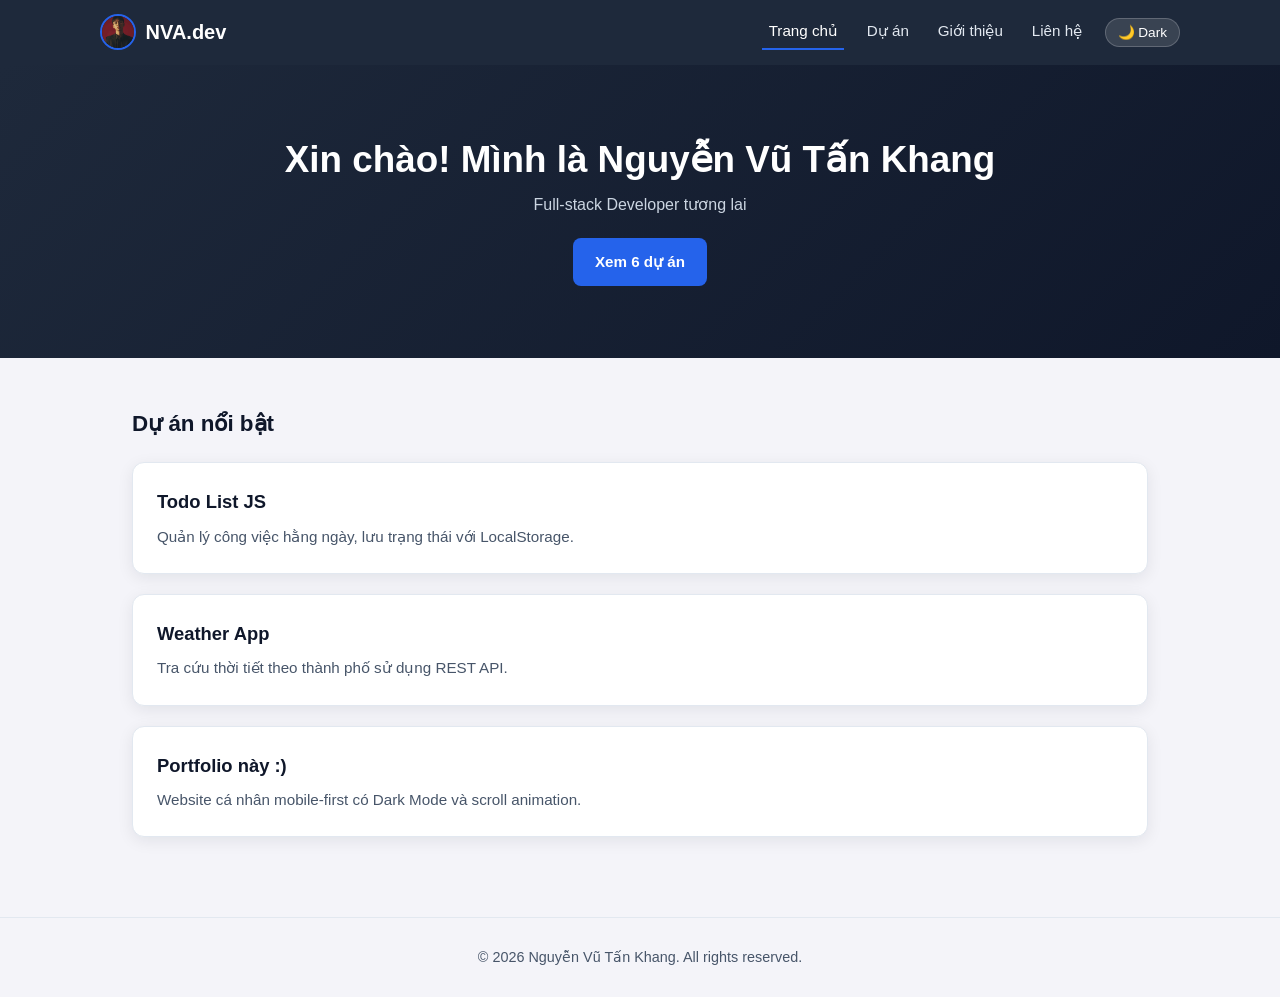
<file: index.html>
<!DOCTYPE html>
<html lang="vi">
<head>
    <meta charset="UTF-8">
    <meta name="viewport" content="width=device-width, initial-scale=1.0">
    <title>Nguyễn Vũ Tấn Khang - Portfolio</title>
    <link rel="stylesheet" href="style.css">
</head>
<body>
    <nav class="navbar">
        <div class="nav-container">
            <a href="index.html" class="logo">
              <img src="avtar.jpg" alt="Avatar Nguyễn Vũ Tấn Khang" class="logo-avatar"
              <span>NVA.dev</span>
            </a>
            <div class="nav-links">
                <a href="index.html" class="active">Trang chủ</a>
                <a href="projects.html">Dự án</a>
                <a href="about.html">Giới thiệu</a>
                <a href="contact.html">Liên hệ</a>
                <button type="button" id="theme-toggle" class="theme-btn" aria-label="Đổi giao diện sáng/tối">🌙 Dark</button>
            </div>
        </div>
    </nav>

    <header class="hero reveal">
        <h1>Xin chào! Mình là Nguyễn Vũ Tấn Khang</h1>
        <p>Full-stack Developer tương lai</p>
        <a href="projects.html" class="btn-primary">Xem 6 dự án</a>
    </header>

    <main>
        <section class="container">
            <h2 class="section-title reveal">Dự án nổi bật</h2>
            <div class="featured-list">
                <article class="project reveal">
                    <h3>Todo List JS</h3>
                    <p>Quản lý công việc hằng ngày, lưu trạng thái với LocalStorage.</p>
                </article>
                <article class="project reveal">
                    <h3>Weather App</h3>
                    <p>Tra cứu thời tiết theo thành phố sử dụng REST API.</p>
                </article>
                <article class="project reveal">
                    <h3>Portfolio này :)</h3>
                    <p>Website cá nhân mobile-first có Dark Mode và scroll animation.</p>
                </article>
            </div>
        </section>
    </main>

    <footer class="footer">
        <p>© 2026 Nguyễn Vũ Tấn Khang. All rights reserved.</p>
    </footer>

    <script src="script.js"></script>
</body>
</html>
</file>
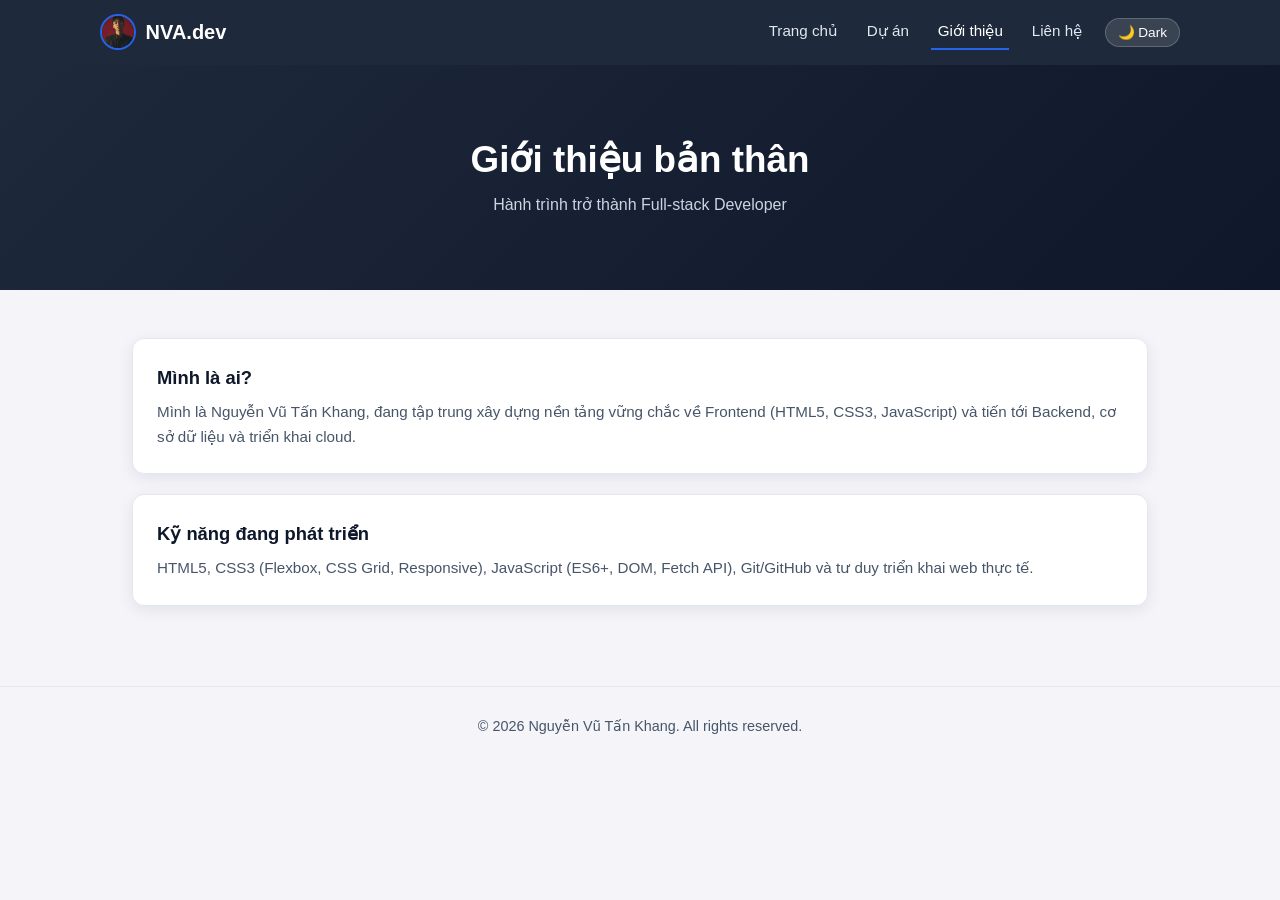
<file: about.html>
<!DOCTYPE html>
<html lang="vi">
<head>
    <meta charset="UTF-8">
    <meta name="viewport" content="width=device-width, initial-scale=1.0">
    <title>Giới thiệu - Nguyễn Văn A</title>
    <link rel="stylesheet" href="style.css">
</head>
<body>
    <nav class="navbar">
        <div class="nav-container">
            <a href="index.html" class="logo">
              <img src="avtar.jpg" alt="Avatar Nguyễn Vũ Tấn Khang" class="logo-avatar"
              <span>NVA.dev</span>
            </a>
            <div class="nav-links">
                <a href="index.html">Trang chủ</a>
                <a href="projects.html">Dự án</a>
                <a href="about.html" class="active">Giới thiệu</a>
                <a href="contact.html">Liên hệ</a>
                <button type="button" id="theme-toggle" class="theme-btn" aria-label="Đổi giao diện sáng/tối">🌙 Dark</button>
            </div>
        </div>
    </nav>

    <header class="page-header reveal">
        <h1>Giới thiệu bản thân</h1>
        <p>Hành trình trở thành Full-stack Developer</p>
    </header>

    <main>
        <section class="container">
            <div class="card reveal">
                <h2>Mình là ai?</h2>
                <p>Mình là Nguyễn Vũ Tấn Khang, đang tập trung xây dựng nền tảng vững chắc về Frontend (HTML5, CSS3, JavaScript) và tiến tới Backend, cơ sở dữ liệu và triển khai cloud.</p>
            </div>

            <div class="card reveal">
                <h2>Kỹ năng đang phát triển</h2>
                <p>HTML5, CSS3 (Flexbox, CSS Grid, Responsive), JavaScript (ES6+, DOM, Fetch API), Git/GitHub và tư duy triển khai web thực tế.</p>
            </div>
        </section>
    </main>

    <footer class="footer">
        <p>© 2026 Nguyễn Vũ Tấn Khang. All rights reserved.</p>
    </footer>

    <script src="script.js"></script>
</body>
</html>
</file>
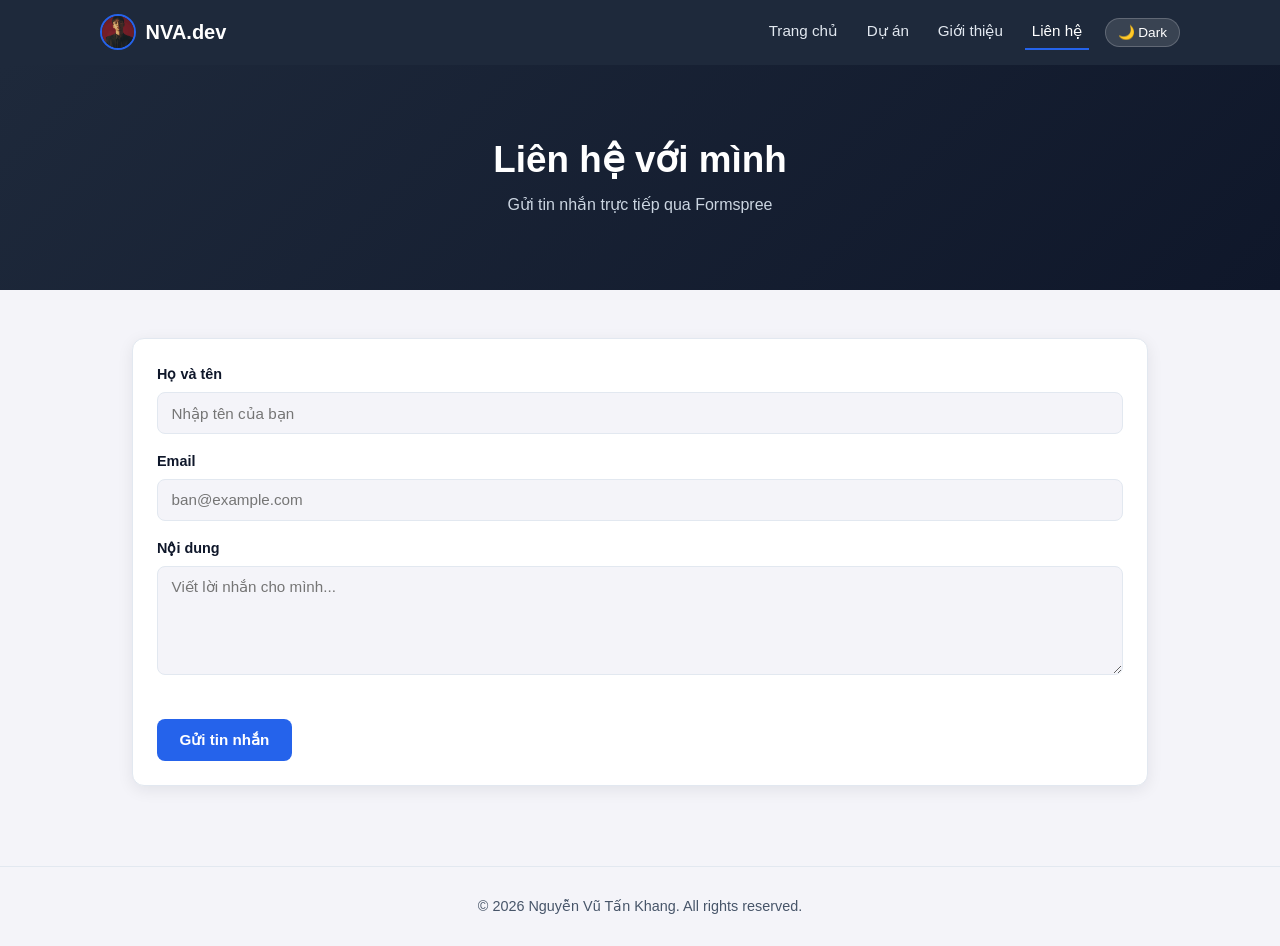
<file: contact.html>
<!DOCTYPE html>
<html lang="vi">
<head>
    <meta charset="UTF-8">
    <meta name="viewport" content="width=device-width, initial-scale=1.0">
    <title>Liên hệ - Nguyễn Vũ Tấn Khang</title>
    <link rel="stylesheet" href="style.css">
</head>
<body>
    <nav class="navbar">
        <div class="nav-container">
            <a href="index.html" class="logo">
              <img src="avtar.jpg" alt="Avatar Nguyễn Vũ Tấn Khang" class="logo-avatar"
              <span>NVA.dev</span>
            </a>
            <div class="nav-links">
                <a href="index.html">Trang chủ</a>
                <a href="projects.html">Dự án</a>
                <a href="about.html">Giới thiệu</a>
                <a href="contact.html" class="active">Liên hệ</a>
                <button type="button" id="theme-toggle" class="theme-btn" aria-label="Đổi giao diện sáng/tối">🌙 Dark</button>
            </div>
        </div>
    </nav>

    <header class="page-header reveal">
        <h1>Liên hệ với mình</h1>
        <p>Gửi tin nhắn trực tiếp qua Formspree</p>
    </header>

    <main>
        <section class="container">
            <!-- Thay YOUR_FORM_ID bằng ID form trên https://formspree.io -->
            <form class="contact-form reveal" action="https://formspree.io/f/YOUR_FORM_ID" method="POST">
                <div class="form-group">
                    <label for="name">Họ và tên</label>
                    <input type="text" id="name" name="name" placeholder="Nhập tên của bạn" required>
                </div>

                <div class="form-group">
                    <label for="email">Email</label>
                    <input type="email" id="email" name="email" placeholder="ban@example.com" required>
                </div>

                <div class="form-group">
                    <label for="message">Nội dung</label>
                    <textarea id="message" name="message" rows="5" placeholder="Viết lời nhắn cho mình..." required></textarea>
                </div>

                <button type="submit" class="btn-primary">Gửi tin nhắn</button>
            </form>
        </section>
    </main>

    <footer class="footer">
        <p>© 2026 Nguyễn Vũ Tấn Khang. All rights reserved.</p>
    </footer>

    <script src="script.js"></script>
</body>
</html>
</file>
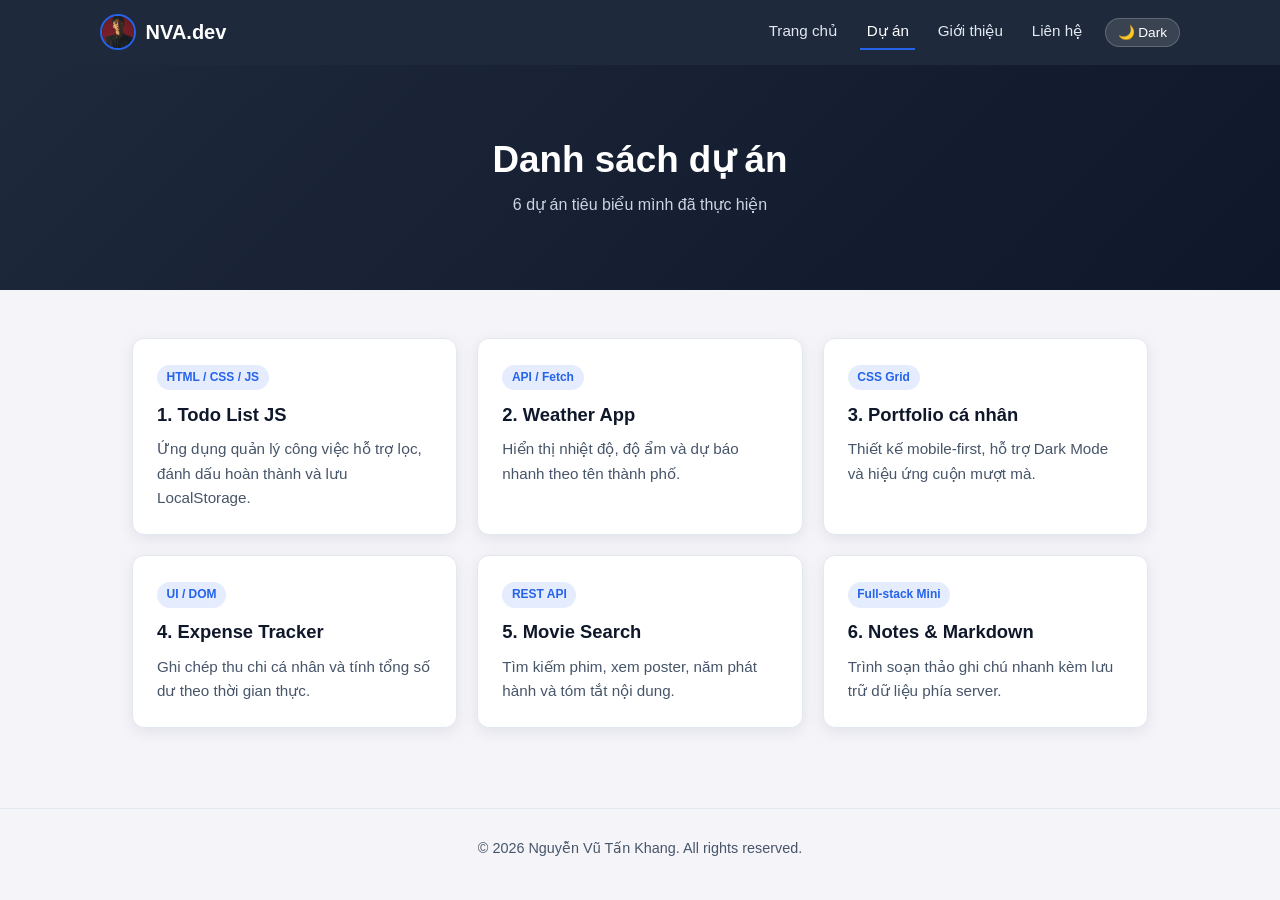
<file: projects.html>
<!DOCTYPE html>
<html lang="vi">
<head>
    <meta charset="UTF-8">
    <meta name="viewport" content="width=device-width, initial-scale=1.0">
    <title>Dự án - Nguyễn Vũ Tấn Khang</title>
    <link rel="stylesheet" href="style.css">
</head>
<body>
    <nav class="navbar">
        <div class="nav-container">
            <a href="index.html" class="logo">
              <img src="avtar.jpg" alt="Avatar Nguyễn Vũ Tấn Khang" class="logo-avatar"
              <span>NVA.dev</span>
            </a>
            <div class="nav-links">
                <a href="index.html">Trang chủ</a>
                <a href="projects.html" class="active">Dự án</a>
                <a href="about.html">Giới thiệu</a>
                <a href="contact.html">Liên hệ</a>
                <button type="button" id="theme-toggle" class="theme-btn" aria-label="Đổi giao diện sáng/tối">🌙 Dark</button>
            </div>
        </div>
    </nav>

    <header class="page-header reveal">
        <h1>Danh sách dự án</h1>
        <p>6 dự án tiêu biểu mình đã thực hiện</p>
    </header>

    <main>
        <section class="container">
            <div class="projects-grid">
                <article class="project reveal">
                    <span class="tag">HTML / CSS / JS</span>
                    <h3>1. Todo List JS</h3>
                    <p>Ứng dụng quản lý công việc hỗ trợ lọc, đánh dấu hoàn thành và lưu LocalStorage.</p>
                </article>

                <article class="project reveal">
                    <span class="tag">API / Fetch</span>
                    <h3>2. Weather App</h3>
                    <p>Hiển thị nhiệt độ, độ ẩm và dự báo nhanh theo tên thành phố.</p>
                </article>

                <article class="project reveal">
                    <span class="tag">CSS Grid</span>
                    <h3>3. Portfolio cá nhân</h3>
                    <p>Thiết kế mobile-first, hỗ trợ Dark Mode và hiệu ứng cuộn mượt mà.</p>
                </article>

                <article class="project reveal">
                    <span class="tag">UI / DOM</span>
                    <h3>4. Expense Tracker</h3>
                    <p>Ghi chép thu chi cá nhân và tính tổng số dư theo thời gian thực.</p>
                </article>

                <article class="project reveal">
                    <span class="tag">REST API</span>
                    <h3>5. Movie Search</h3>
                    <p>Tìm kiếm phim, xem poster, năm phát hành và tóm tắt nội dung.</p>
                </article>

                <article class="project reveal">
                    <span class="tag">Full-stack Mini</span>
                    <h3>6. Notes & Markdown</h3>
                    <p>Trình soạn thảo ghi chú nhanh kèm lưu trữ dữ liệu phía server.</p>
                </article>
            </div>
        </section>
    </main>

    <footer class="footer">
        <p>© 2026 Nguyễn Vũ Tấn Khang. All rights reserved.</p>
    </footer>

    <script src="script.js"></script>
</body>
</html>
</file>
<file: style.css>
:root {
    --bg: #f4f4f9;
    --surface: #ffffff;
    --nav-bg: #1e293b;
    --hero-bg: linear-gradient(135deg, #1e293b, #0f172a);
    --text: #0f172a;
    --text-muted: #475569;
    --accent: #2563eb;
    --accent-hover: #1d4ed8;
    --border: #e2e8f0;
    --shadow: 0 4px 16px rgba(15, 23, 42, 0.08);
}

body.dark {
    --bg: #0b1120;
    --surface: #1e293b;
    --nav-bg: #090d16;
    --hero-bg: linear-gradient(135deg, #0f172a, #1e1b4b);
    --text: #f8fafc;
    --text-muted: #cbd5e1;
    --accent: #3b82f6;
    --accent-hover: #60a5fa;
    --border: #334155;
    --shadow: 0 4px 18px rgba(0, 0, 0, 0.35);
}

* {
    margin: 0;
    padding: 0;
    box-sizing: border-box;
}

body {
    font-family: 'Segoe UI', Tahoma, Geneva, Verdana, sans-serif;
    line-height: 1.6;
    background-color: var(--bg);
    color: var(--text);
    transition: background-color 0.25s ease, color 0.25s ease;
    overflow-x: hidden;
}

.navbar {
    background: var(--nav-bg);
    padding: 0.9rem 1rem;
    position: sticky;
    top: 0;
    z-index: 100;
}

.nav-container {
    max-width: 1080px;
    margin: 0 auto;
    display: flex;
    flex-direction: column;
    align-items: center;
    gap: 0.75rem;
}

.logo {
    color: #ffffff;
    font-weight: 700;
    font-size: 1.25rem;
    text-decoration: none;
    display: inline-flex;
    align-items: center;
    gap: 0.6rem;
}

.logo-avatar {
    width: 36px;
    height: 36px;
    border-radius: 50%;
    object-fit: cover;
    border: 2px solid var(--accent);
    transition: transform 0.25s ease;
}

.logo:hover .logo-avatar{
    transform: scale(1.08);
}

.nav-links {
    display: flex;
    flex-wrap: wrap;
    justify-content: center;
    align-items: center;
    gap: 0.5rem 1rem;
}

.nav-links a {
    color: #e2e8f0;
    text-decoration: none;
    font-size: 0.95rem;
    padding: 0.25rem 0.4rem;
    border-bottom: 2px solid transparent;
    transition: color 0.2s, border-color 0.2s;
}

.nav-links a:hover,
.nav-links a.active {
    color: #ffffff;
    border-bottom-color: var(--accent);
}

.theme-btn {
    background: rgba(255, 255, 255, 0.12);
    color: #ffffff;
    border: 1px solid rgba(255, 255, 255, 0.2);
    padding: 0.35rem 0.75rem;
    border-radius: 999px;
    cursor: pointer;
    font-size: 0.85rem;
}

.theme-btn:hover {
    background: rgba(255, 255, 255, 0.22);
}

.hero,
.page-header {
    background: var(--hero-bg);
    color: #ffffff;
    text-align: center;
    padding: 3.5rem 1.25rem;
}

.hero h1,
.page-header h1 {
    font-size: 1.85rem;
    line-height: 1.25;
    margin-bottom: 0.6rem;
}

.hero p,
.page-header p {
    color: #cbd5e1;
    font-size: 1rem;
    max-width: 600px;
    margin: 0 auto;
}

.btn-primary {
    display: inline-block;
    margin-top: 1.25rem;
    background: var(--accent);
    color: #ffffff;
    border: none;
    padding: 0.75rem 1.4rem;
    border-radius: 8px;
    font-size: 0.95rem;
    font-weight: 600;
    text-decoration: none;
    cursor: pointer;
    transition: background-color 0.2s, transform 0.2s;
}

.btn-primary:hover {
    background: var(--accent-hover);
    transform: translateY(-1px);
}

.container {
    max-width: 1080px;
    margin: 0 auto;
    padding: 2.5rem 1.25rem;
}

.section-title {
    font-size: 1.4rem;
    margin-bottom: 1.25rem;
}

.featured-list,
.projects-grid {
    display: grid;
    grid-template-columns: 1fr; /* 1 cột trên mobile */
    gap: 1.25rem;
}

.project,
.card,
.contact-form {
    background: var(--surface);
    border: 1px solid var(--border);
    border-radius: 12px;
    padding: 1.5rem;
    box-shadow: var(--shadow);
}

.project h3,
.card h2 {
    margin-bottom: 0.5rem;
    font-size: 1.15rem;
}

.project p,
.card p {
    color: var(--text-muted);
    font-size: 0.95rem;
}

.card + .card {
    margin-top: 1.25rem;
}

.tag {
    display: inline-block;
    font-size: 0.75rem;
    font-weight: 600;
    color: var(--accent);
    background: rgba(37, 99, 235, 0.12);
    padding: 0.2rem 0.6rem;
    border-radius: 999px;
    margin-bottom: 0.6rem;
}

/* Contact Form */
.form-group {
    margin-bottom: 1rem;
}

.form-group label {
    display: block;
    margin-bottom: 0.4rem;
    font-weight: 600;
    font-size: 0.9rem;
}

.form-group input,
.form-group textarea {
    width: 100%;
    padding: 0.7rem 0.85rem;
    border-radius: 8px;
    border: 1px solid var(--border);
    background: var(--bg);
    color: var(--text);
    font-family: inherit;
    font-size: 0.95rem;
}

.form-group input:focus,
.form-group textarea:focus {
    outline: 2px solid var(--accent);
    border-color: var(--accent);
}

.footer {
    text-align: center;
    padding: 1.75rem 1rem;
    color: var(--text-muted);
    font-size: 0.9rem;
    border-top: 1px solid var(--border);
    margin-top: 2rem;
}

.reveal {
    opacity: 0;
    transform: translateY(22px);
    transition: opacity 0.6s ease, transform 0.6s ease;
}

.reveal.is-visible {
    opacity: 1;
    transform: translateY(0);
}

@media (min-width: 640px) {
    .hero h1,
    .page-header h1 {
        font-size: 2.3rem;
    }

    .projects-grid {
        grid-template-columns: repeat(2, 1fr); 
    }
}

@media (min-width: 900px) {
    .nav-container {
        flex-direction: row;
        justify-content: space-between;
    }

    .hero,
    .page-header {
        padding: 4.5rem 2rem;
    }

    .container {
        padding: 3rem 2rem;
    }

    .projects-grid {
        grid-template-columns: repeat(3, 1fr); 
    }
}
</file>
